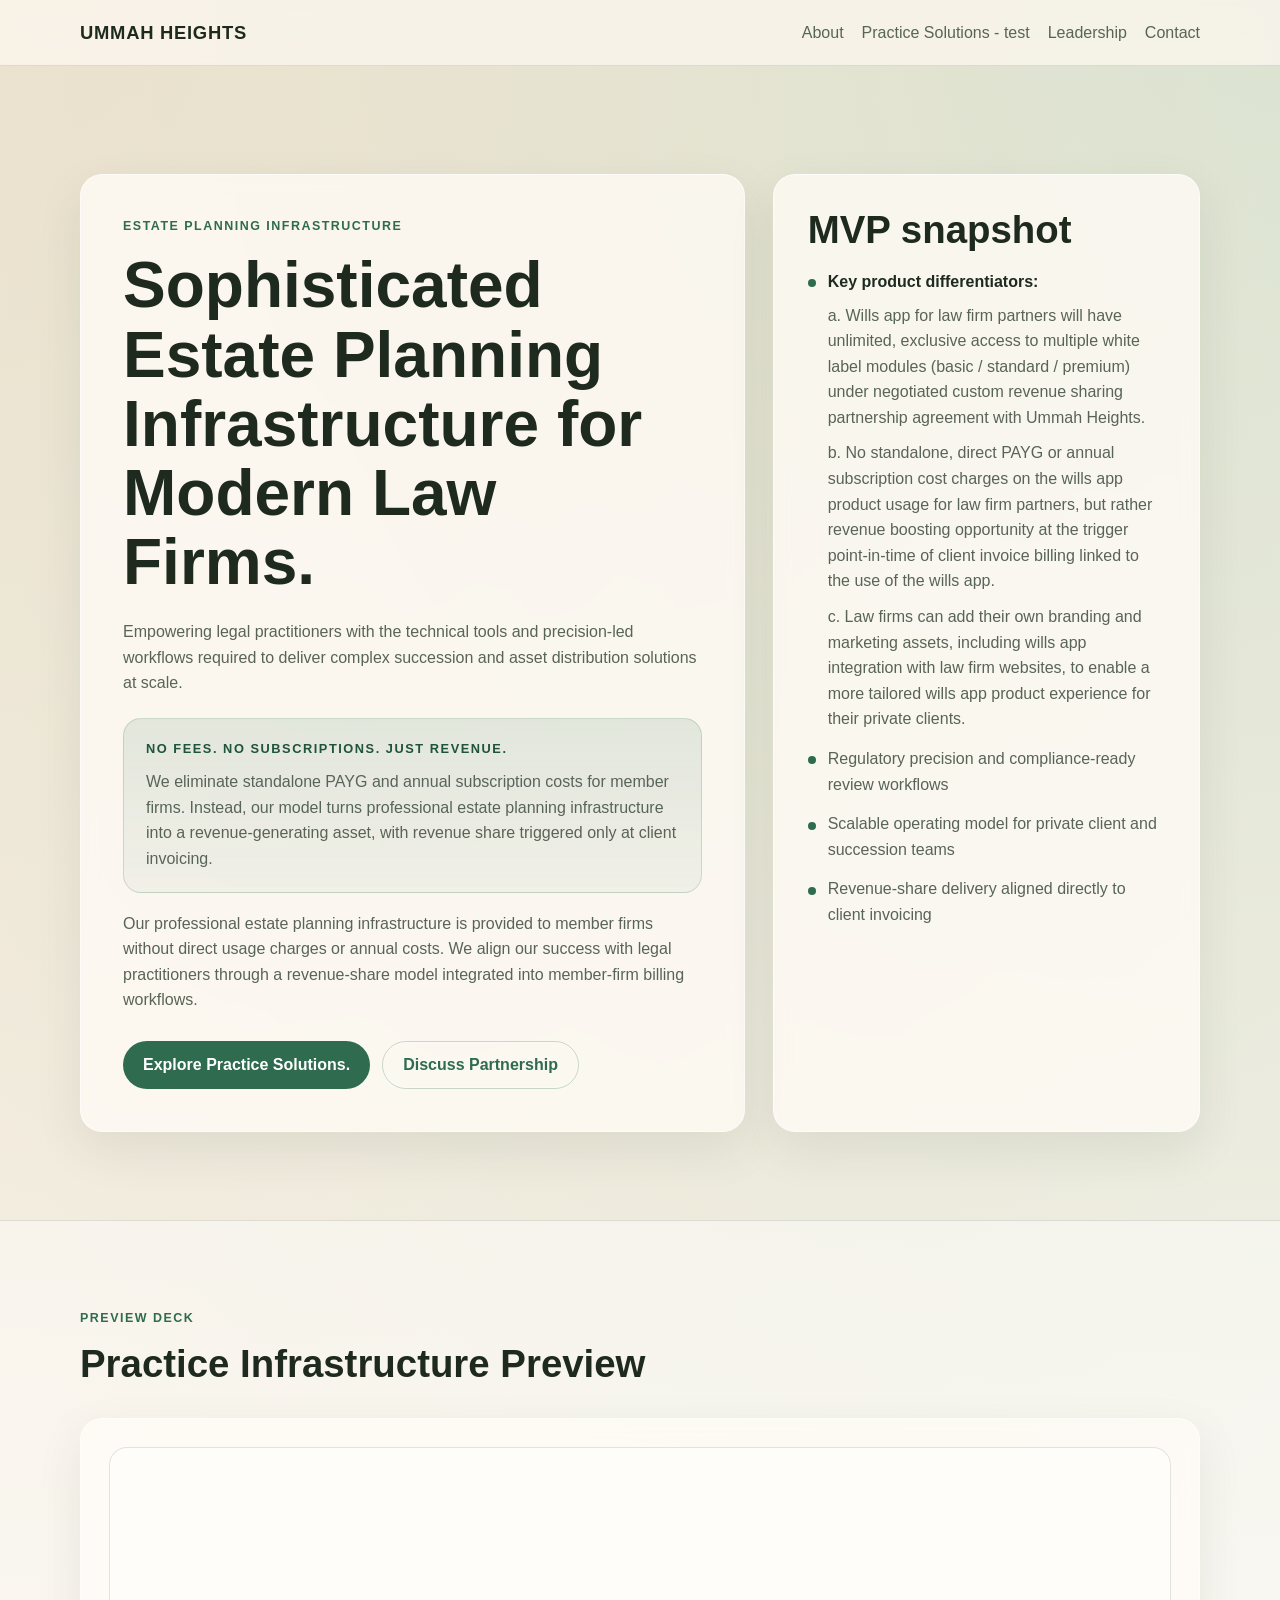
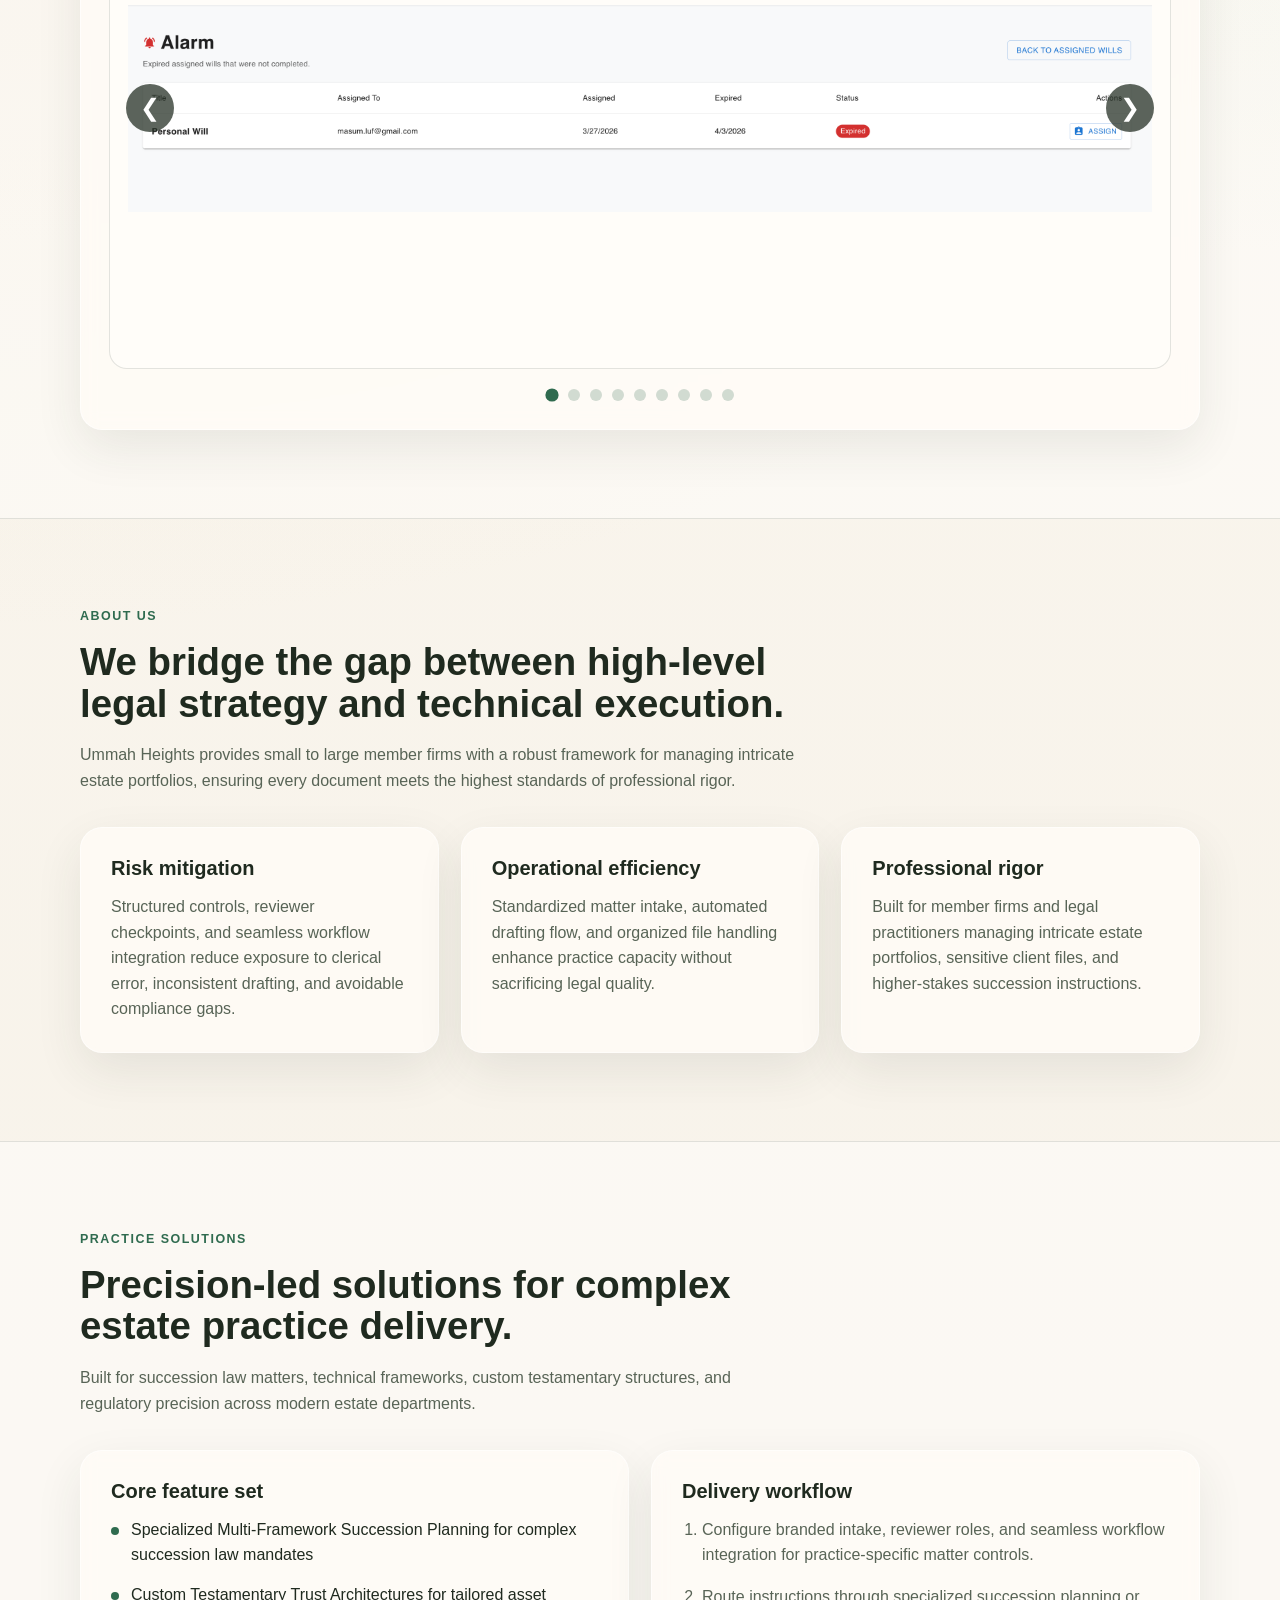
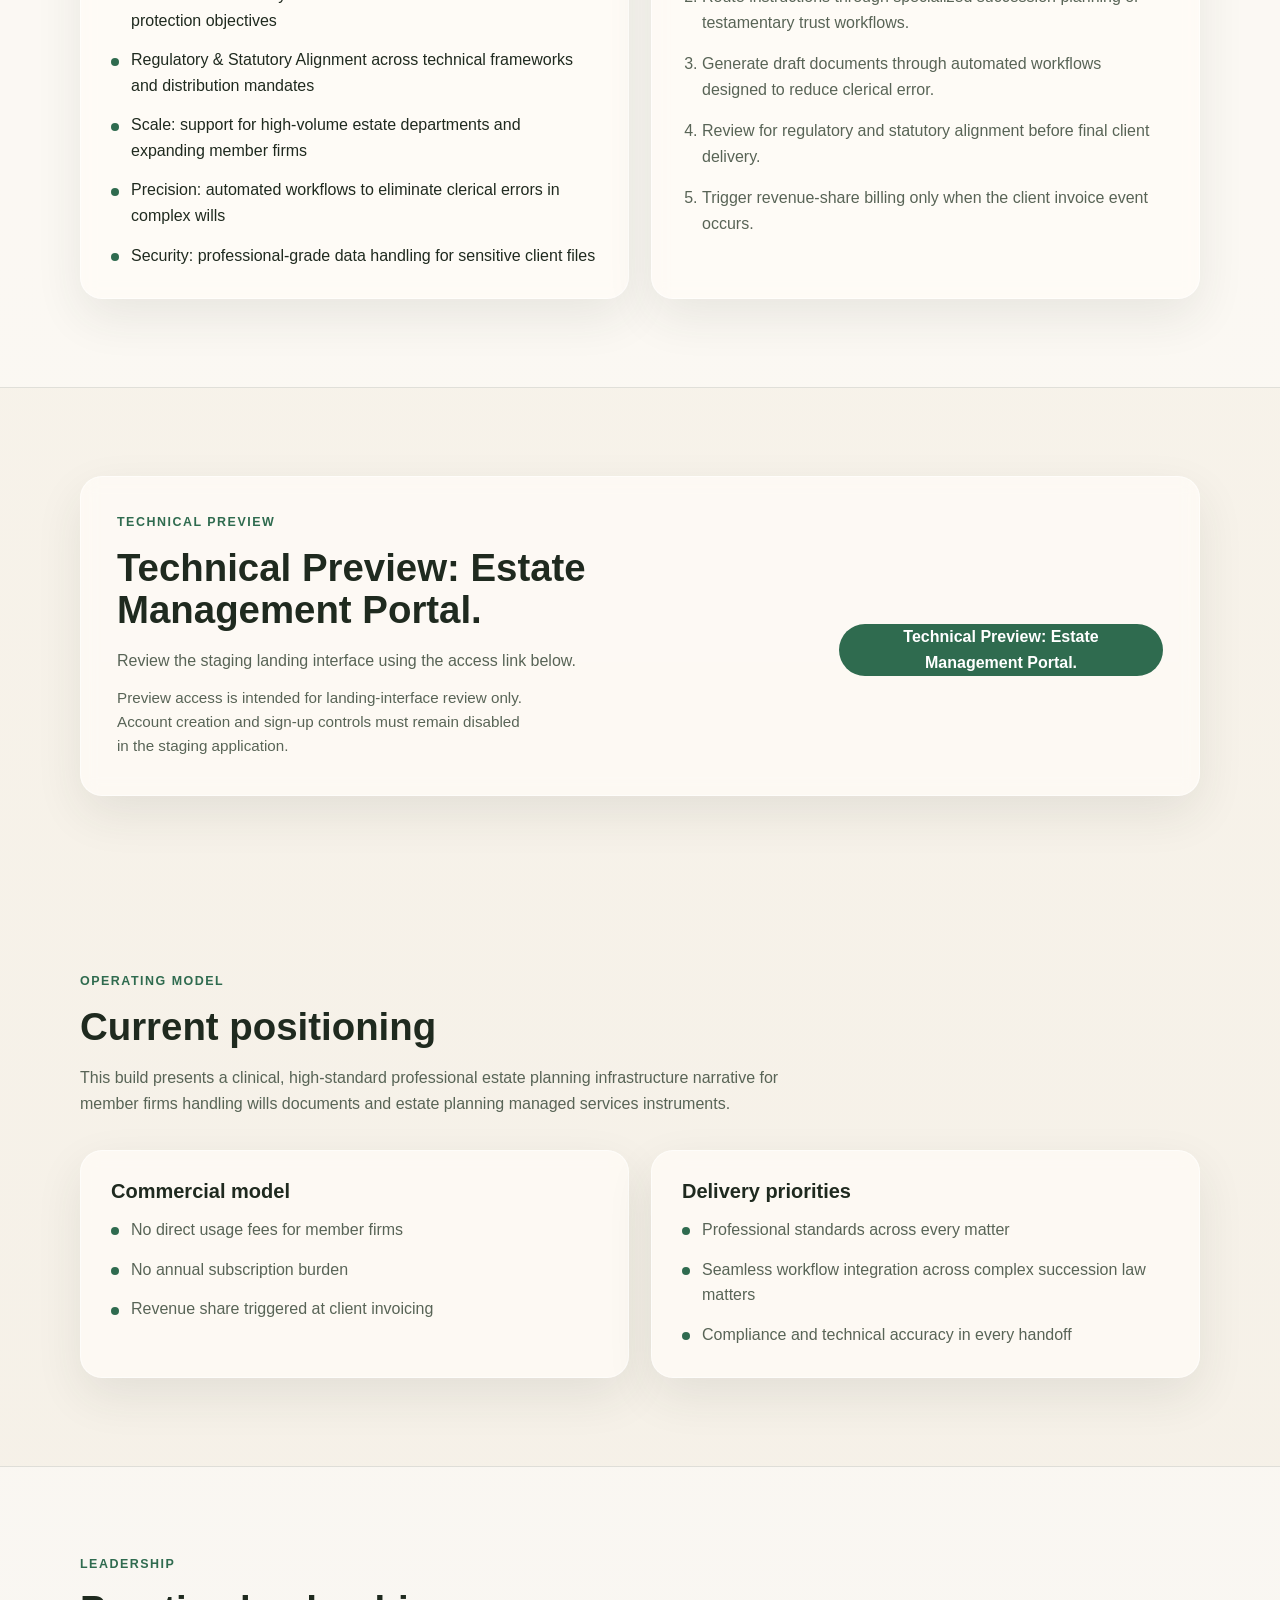
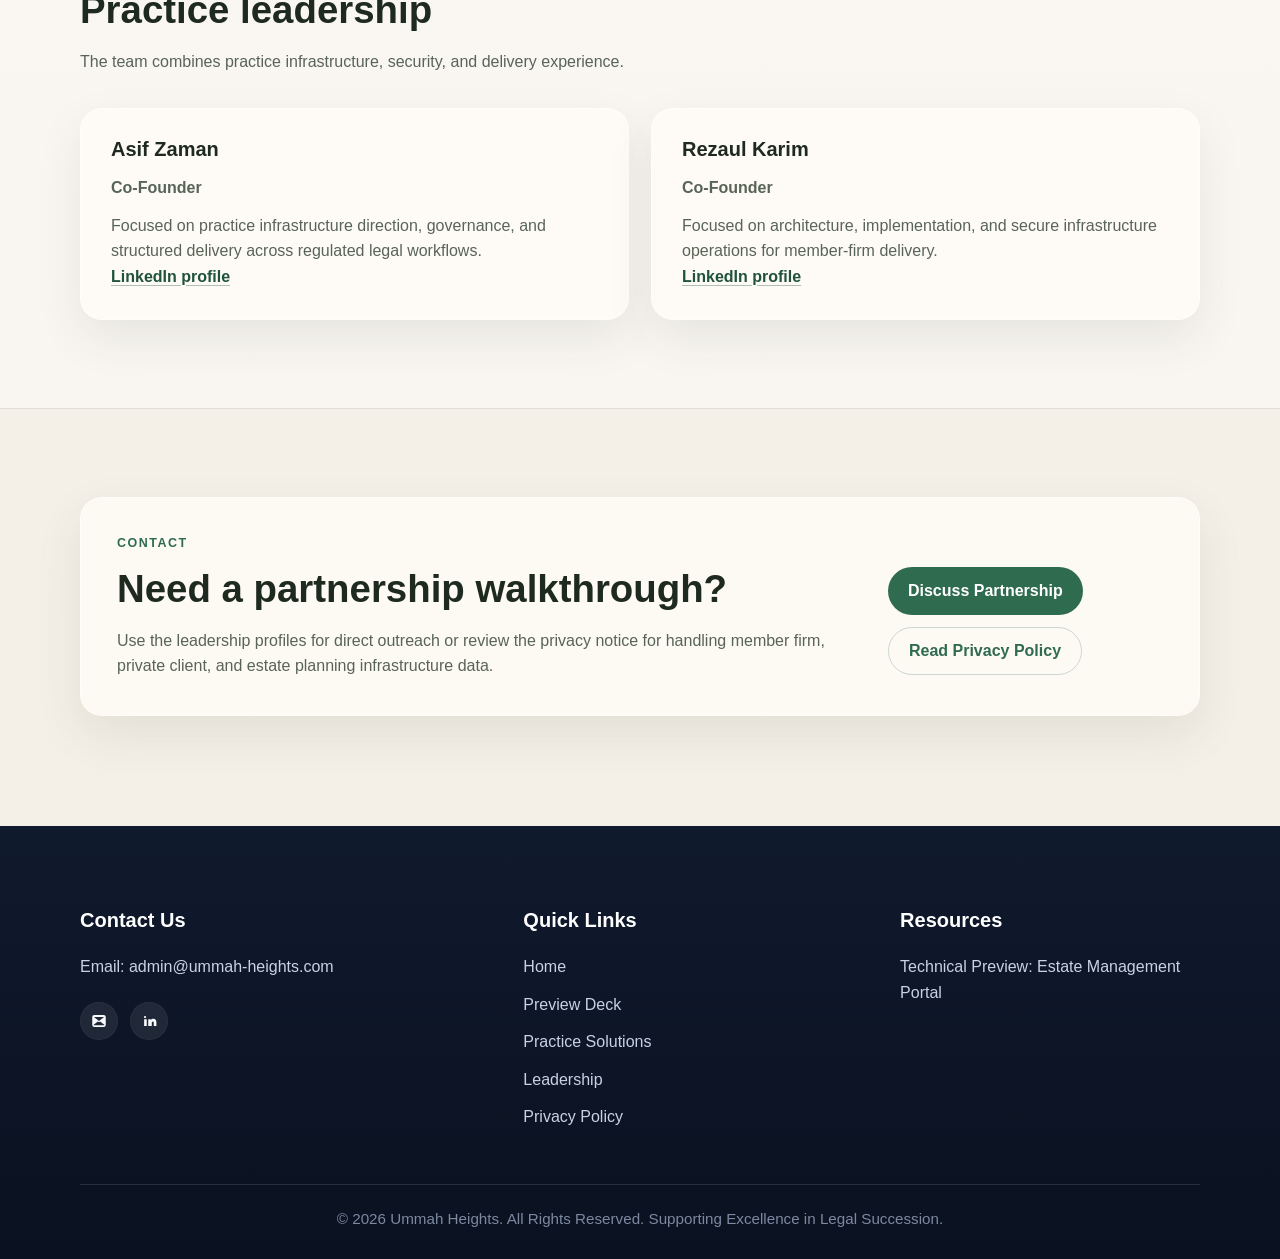
<file: index.html>
<!doctype html>
<html lang="en">

<head>
    <meta charset="UTF-8" />
    <meta name="viewport" content="width=device-width, initial-scale=1.0" />
    <title>Ummah Heights | Estate Planning Managed Services</title>
    <link rel="stylesheet" href="index.css" />
</head>

<body>
    <header class="site-header">
        <div class="container header-row">
            <a class="brand" href="index.html">Ummah Heights</a>
            <nav class="site-nav" aria-label="Primary navigation">
                <a href="#about">About</a>
                <a href="#platform">Practice Solutions - test</a>
                <a href="#team">Leadership</a>
                <a href="#contact">Contact</a>
            </nav>
        </div>
    </header>

    <main>
        <section class="hero section">
            <div class="container hero-grid">
                <div class="hero-copy" data-reveal>
                    <p class="eyebrow">Estate Planning Infrastructure</p>
                    <h1>Sophisticated Estate Planning Infrastructure for Modern Law Firms.</h1>
                    <p class="hero-text">
                        Empowering legal practitioners with the technical tools and precision-led workflows required to
                        deliver complex succession and asset distribution solutions at scale.
                    </p>
                    <div class="hero-callout">
                        <p class="hero-callout-label">No Fees. No Subscriptions. Just Revenue.</p>
                        <p class="hero-callout-text">
                            We eliminate standalone PAYG and annual subscription costs for member firms. Instead, our
                            model turns professional estate planning infrastructure into a revenue-generating asset,
                            with revenue share triggered only at client invoicing.
                        </p>
                    </div>
                    <p class="hero-text">
                        Our professional estate planning infrastructure is provided to member firms without direct usage
                        charges or annual costs. We align our success with legal practitioners through a revenue-share
                        model integrated into member-firm billing workflows.
                    </p>
                    <div class="button-row">
                        <a class="button" href="#platform">Explore Practice Solutions.</a>
                        <a class="button button-secondary" href="#contact">Discuss Partnership</a>
                    </div>
                </div>

                <aside class="hero-panel" data-reveal>
                    <h2>MVP snapshot</h2>
                    <ul class="panel-list">
                        <li class="panel-list-rich-item">
                            <span class="panel-list-rich-title">Key product differentiators:</span>
                            <span class="panel-list-rich-line">
                                a. Wills app for law firm partners will have unlimited, exclusive access to multiple
                                white label modules (basic / standard / premium) under negotiated custom revenue
                                sharing partnership agreement with Ummah Heights.
                            </span>
                            <span class="panel-list-rich-line">
                                b. No standalone, direct PAYG or annual subscription cost charges on the wills app
                                product usage for law firm partners, but rather revenue boosting opportunity at the
                                trigger point-in-time of client invoice billing linked to the use of the wills app.
                            </span>
                            <span class="panel-list-rich-line">
                                c. Law firms can add their own branding and marketing assets, including wills app
                                integration with law firm websites, to enable a more tailored wills app product
                                experience for their private clients.
                            </span>
                        </li>
                        <li>Regulatory precision and compliance-ready review workflows</li>
                        <li>Scalable operating model for private client and succession teams</li>
                        <li>Revenue-share delivery aligned directly to client invoicing</li>
                    </ul>
                </aside>
            </div>
        </section>

        <section id="platform-slideshow" class="section section-alt">
            <div class="container">
                <div class="section-heading" data-reveal>
                    <p class="eyebrow">Preview Deck</p>
                    <h2>Practice Infrastructure Preview</h2>
                </div>

                <div class="slideshow-card" data-reveal>
                    <div class="slideshow-frame">
                        <button class="slideshow-arrow slideshow-arrow-left" type="button" data-slide-action="prev"
                            aria-label="Previous slide">
                            <span aria-hidden="true">&#10094;</span>
                        </button>
                        <figure class="slideshow-slide is-active">
                            <img src="Assets/sildeshow/alarm-system.png" alt="Alarm system screen" />
                        </figure>
                        <figure class="slideshow-slide">
                            <img src="Assets/sildeshow/beneficiaries-management.png"
                                alt="Beneficiaries management screen" />
                        </figure>
                        <figure class="slideshow-slide">
                            <img src="Assets/sildeshow/document-creation-panel.png"
                                alt="Document creation panel screen" />
                        </figure>
                        <figure class="slideshow-slide">
                            <img src="Assets/sildeshow/document-library.png" alt="Document library screen" />
                        </figure>
                        <figure class="slideshow-slide">
                            <img src="Assets/sildeshow/invite-user.png" alt="Invite practitioner screen" />
                        </figure>
                        <figure class="slideshow-slide">
                            <img src="Assets/sildeshow/personal-question-request.png"
                                alt="Private client instruction request screen" />
                        </figure>
                        <figure class="slideshow-slide">
                            <img src="Assets/sildeshow/questionnaries-configuration.png"
                                alt="Questionnaires configuration screen" />
                        </figure>
                        <figure class="slideshow-slide">
                            <img src="Assets/sildeshow/up-coming-vault.png" alt="Upcoming vault screen" />
                        </figure>
                        <figure class="slideshow-slide">
                            <img src="Assets/sildeshow/user-dashboard.png" alt="Member firm dashboard screen" />
                        </figure>
                        <button class="slideshow-arrow slideshow-arrow-right" type="button" data-slide-action="next"
                            aria-label="Next slide">
                            <span aria-hidden="true">&#10095;</span>
                        </button>
                    </div>

                    <div class="slideshow-controls">
                        <div class="slideshow-dots" aria-label="Slideshow navigation"></div>
                    </div>
                </div>
            </div>
        </section>

        <section id="about" class="section">
            <div class="container">
                <div class="section-heading" data-reveal>
                    <p class="eyebrow">About Us</p>
                    <h2>We bridge the gap between high-level legal strategy and technical execution.</h2>
                    <p class="section-lead">
                        Ummah Heights provides small to large member firms with a robust framework for managing
                        intricate
                        estate portfolios, ensuring every document meets the highest standards of professional rigor.
                    </p>
                </div>

                <div class="card-grid">
                    <article class="card" data-reveal>
                        <h3>Risk mitigation</h3>
                        <p>
                            Structured controls, reviewer checkpoints, and seamless workflow integration reduce exposure
                            to clerical error, inconsistent drafting, and avoidable compliance gaps.
                        </p>
                    </article>
                    <article class="card" data-reveal>
                        <h3>Operational efficiency</h3>
                        <p>
                            Standardized matter intake, automated drafting flow, and organized file handling enhance
                            practice capacity without sacrificing legal quality.
                        </p>
                    </article>
                    <article class="card" data-reveal>
                        <h3>Professional rigor</h3>
                        <p>
                            Built for member firms and legal practitioners managing intricate estate portfolios,
                            sensitive client files, and higher-stakes succession instructions.
                        </p>
                    </article>
                </div>
            </div>
        </section>

        <section id="platform" class="section section-alt">
            <div class="container">
                <div class="section-heading" data-reveal>
                    <p class="eyebrow">Practice Solutions</p>
                    <h2>Precision-led solutions for complex estate practice delivery.</h2>
                    <p class="section-lead">
                        Built for succession law matters, technical frameworks, custom testamentary structures, and
                        regulatory precision across modern estate departments.
                    </p>
                </div>

                <div class="split-grid">
                    <article class="card card-large" data-reveal>
                        <h3>Core feature set</h3>
                        <ul class="feature-list">
                            <li>Specialized Multi-Framework Succession Planning for complex succession law mandates</li>
                            <li>Custom Testamentary Trust Architectures for tailored asset protection objectives</li>
                            <li>Regulatory &amp; Statutory Alignment across technical frameworks and distribution
                                mandates</li>
                            <li>Scale: support for high-volume estate departments and expanding member firms</li>
                            <li>Precision: automated workflows to eliminate clerical errors in complex wills</li>
                            <li>Security: professional-grade data handling for sensitive client files</li>
                        </ul>
                    </article>

                    <article class="card card-large" data-reveal>
                        <h3>Delivery workflow</h3>
                        <ol class="number-list">
                            <li>Configure branded intake, reviewer roles, and seamless workflow integration for
                                practice-specific matter controls.</li>
                            <li>Route instructions through specialized succession planning or testamentary trust
                                workflows.</li>
                            <li>Generate draft documents through automated workflows designed to reduce clerical error.
                            </li>
                            <li>Review for regulatory and statutory alignment before final client delivery.</li>
                            <li>Trigger revenue-share billing only when the client invoice event occurs.</li>
                        </ol>
                    </article>
                </div>
            </div>
        </section>

        <section id="demo-access" class="section">
            <div class="container">
                <div class="contact-panel" data-reveal>
                    <div>
                        <p class="eyebrow">Technical Preview</p>
                        <h2>Technical Preview: Estate Management Portal.</h2>
                        <p class="section-lead">
                            Review the staging landing interface using the access link below.
                        </p>
                        <p class="preview-note">
                            Preview access is intended for landing-interface review only. Account creation and sign-up
                            controls must remain disabled in the staging application.
                        </p>
                    </div>
                    <div class="button-row">
                        <!-- External staging application: account creation and sign-up must be disabled in the staging app codebase. -->
                        <a class="button" href="https://app-staging.ummah-heights.com/" target="_blank"
                            rel="noreferrer">Technical Preview: Estate Management Portal.</a>
                    </div>
                </div>
            </div>
        </section>

        <section class="section">
            <div class="container">
                <div class="section-heading" data-reveal>
                    <p class="eyebrow">Operating model</p>
                    <h2>Current positioning</h2>
                    <p class="section-lead">
                        This build presents a clinical, high-standard professional estate planning infrastructure
                        narrative for member firms handling wills documents and estate planning managed services
                        instruments.
                    </p>
                </div>

                <div class="proof-grid">
                    <article class="card" data-reveal>
                        <h3>Commercial model</h3>
                        <ul class="panel-list">
                            <li>No direct usage fees for member firms</li>
                            <li>No annual subscription burden</li>
                            <li>Revenue share triggered at client invoicing</li>
                        </ul>
                    </article>
                    <article class="card" data-reveal>
                        <h3>Delivery priorities</h3>
                        <ul class="panel-list">
                            <li>Professional standards across every matter</li>
                            <li>Seamless workflow integration across complex succession law matters</li>
                            <li>Compliance and technical accuracy in every handoff</li>
                        </ul>
                    </article>
                </div>
            </div>
        </section>

        <section id="team" class="section section-alt">
            <div class="container">
                <div class="section-heading" data-reveal>
                    <p class="eyebrow">Leadership</p>
                    <h2>Practice leadership</h2>
                    <p class="section-lead">
                        The team combines practice infrastructure, security, and delivery experience.
                    </p>
                </div>

                <div class="team-grid">
                    <article class="person-card" data-reveal>
                        <h3>Asif Zaman</h3>
                        <p class="role">Co-Founder</p>
                        <p>
                            Focused on practice infrastructure direction, governance, and structured delivery across
                            regulated legal workflows.
                        </p>
                        <a class="text-link" href="https://www.linkedin.com/in/asif-zaman-864b8b76/" target="_blank"
                            rel="noreferrer">LinkedIn profile</a>
                    </article>
                    <article class="person-card" data-reveal>
                        <h3>Rezaul Karim</h3>
                        <p class="role">Co-Founder</p>
                        <p>
                            Focused on architecture, implementation, and secure infrastructure operations for
                            member-firm
                            delivery.
                        </p>
                        <a class="text-link" href="https://www.linkedin.com/in/rezaul-karim-masum/" target="_blank"
                            rel="noreferrer">LinkedIn profile</a>
                    </article>
                </div>
            </div>
        </section>

        <section id="contact" class="section contact-section">
            <div class="container contact-panel" data-reveal>
                <div>
                    <p class="eyebrow">Contact</p>
                    <h2>Need a partnership walkthrough?</h2>
                    <p class="section-lead">
                        Use the leadership profiles for direct outreach or review the privacy notice for handling member
                        firm, private client, and estate planning infrastructure data.
                    </p>
                </div>
                <div class="button-row">
                    <a class="button" href="mailto:admin@ummah-heights.com">Discuss Partnership</a>
                    <a class="button button-secondary" href="privacy-policy.html">Read Privacy Policy</a>
                </div>
            </div>
        </section>
    </main>

    <footer class="site-footer">
        <div class="container footer-grid">
            <section class="footer-column footer-column-contact" aria-labelledby="footer-contact-title">
                <p class="footer-heading" id="footer-contact-title">Contact Us</p>
                <a class="footer-email" href="mailto:admin@ummah-heights.com">Email: admin@ummah-heights.com</a>
                <div class="footer-social" aria-label="Social channels">
                    <a class="social-badge" href="mailto:admin@ummah-heights.com" aria-label="Email Ummah Heights">
                        <svg viewBox="0 0 24 24" focusable="false">
                            <path
                                d="M3 6.75A2.75 2.75 0 0 1 5.75 4h12.5A2.75 2.75 0 0 1 21 6.75v10.5A2.75 2.75 0 0 1 18.25 20H5.75A2.75 2.75 0 0 1 3 17.25V6.75Zm2.2-.25 6.8 5.42 6.8-5.42H5.2Zm13.3 11a1.25 1.25 0 0 0 .84-.32l-5.78-4.6-1.1.87a.75.75 0 0 1-.93 0l-1.1-.87-5.78 4.6c.22.2.51.32.84.32h12.01Z" />
                        </svg>
                    </a>
                    <a class="social-badge" data-linkedin-company-link
                        href="https://www.linkedin.com/company/ummah-heights" target="_blank" rel="noreferrer"
                        aria-label="LinkedIn">
                        <svg viewBox="0 0 24 24" focusable="false">
                            <path
                                d="M6.75 8.25A1.5 1.5 0 1 1 8.25 6.75a1.5 1.5 0 0 1-1.5 1.5ZM5.5 9.5H9v9H5.5v-9Zm5.5 0h3.34v1.23h.05c.47-.88 1.6-1.8 3.3-1.8 3.53 0 4.18 2.32 4.18 5.34v4.23h-3.5v-3.75c0-.89-.02-2.03-1.24-2.03-1.24 0-1.43.97-1.43 1.96v3.82H11v-9Z" />
                        </svg>
                    </a>
                </div>
            </section>
            <nav class="footer-column" aria-labelledby="footer-links-title">
                <p class="footer-heading" id="footer-links-title">Quick Links</p>
                <div class="footer-list">
                    <a href="index.html">Home</a>
                    <a href="index.html#platform-slideshow">Preview Deck</a>
                    <a href="index.html#platform">Practice Solutions</a>
                    <a href="index.html#team">Leadership</a>
                    <a href="privacy-policy.html">Privacy Policy</a>
                </div>
            </nav>
            <nav class="footer-column" aria-labelledby="footer-resources-title">
                <p class="footer-heading" id="footer-resources-title">Resources</p>
                <div class="footer-list">
                    <a href="https://app-staging.ummah-heights.com/" target="_blank" rel="noreferrer">Technical Preview:
                        Estate Management Portal</a>
                </div>
            </nav>
        </div>
        <div class="container footer-bottom">
            <p>&copy; 2026 Ummah Heights. All Rights Reserved. Supporting Excellence in Legal Succession.</p>
        </div>
    </footer>

    <script src="index.js"></script>
</body>

</html>
</file>
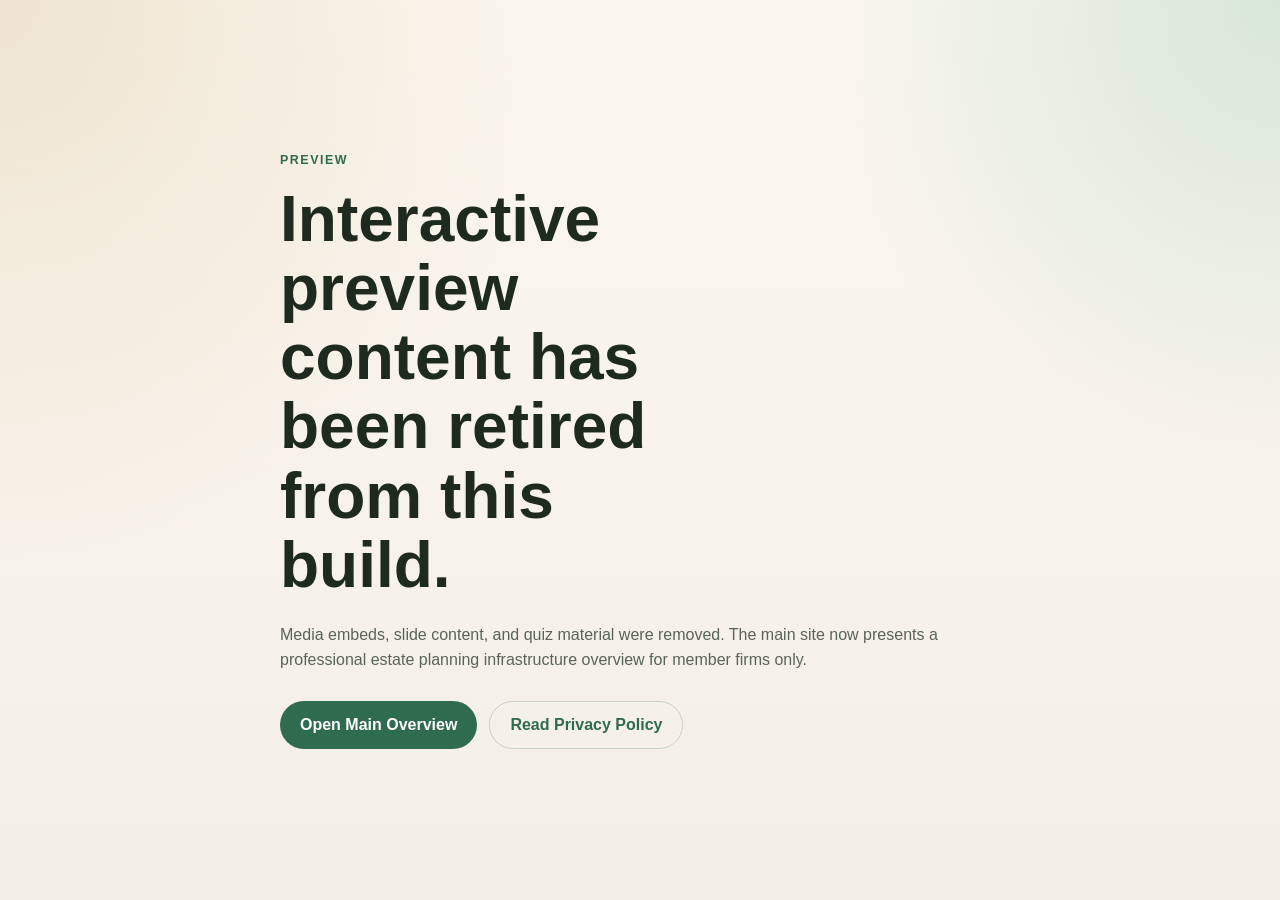
<file: demo.html>
<!doctype html>
<html lang="en">

<head>
    <meta charset="UTF-8" />
    <meta name="viewport" content="width=device-width, initial-scale=1.0" />
    <title>Ummah Heights Demo</title>
    <link rel="stylesheet" href="index.css" />
</head>

<body>
    <main class="simple-page">
        <section class="section">
            <div class="container narrow-column" data-reveal>
                <p class="eyebrow">Preview</p>
                <h1>Interactive preview content has been retired from this build.</h1>
                <p class="section-lead">
                    Media embeds, slide content, and quiz material were removed. The main site now presents a
                    professional estate planning infrastructure overview for member firms only.
                </p>
                <div class="button-row">
                    <a class="button" href="index.html">Open Main Overview</a>
                    <a class="button button-secondary" href="privacy-policy.html">Read Privacy Policy</a>
                </div>
            </div>
        </section>
    </main>

    <script src="index.js"></script>
</body>

</html>
</file>
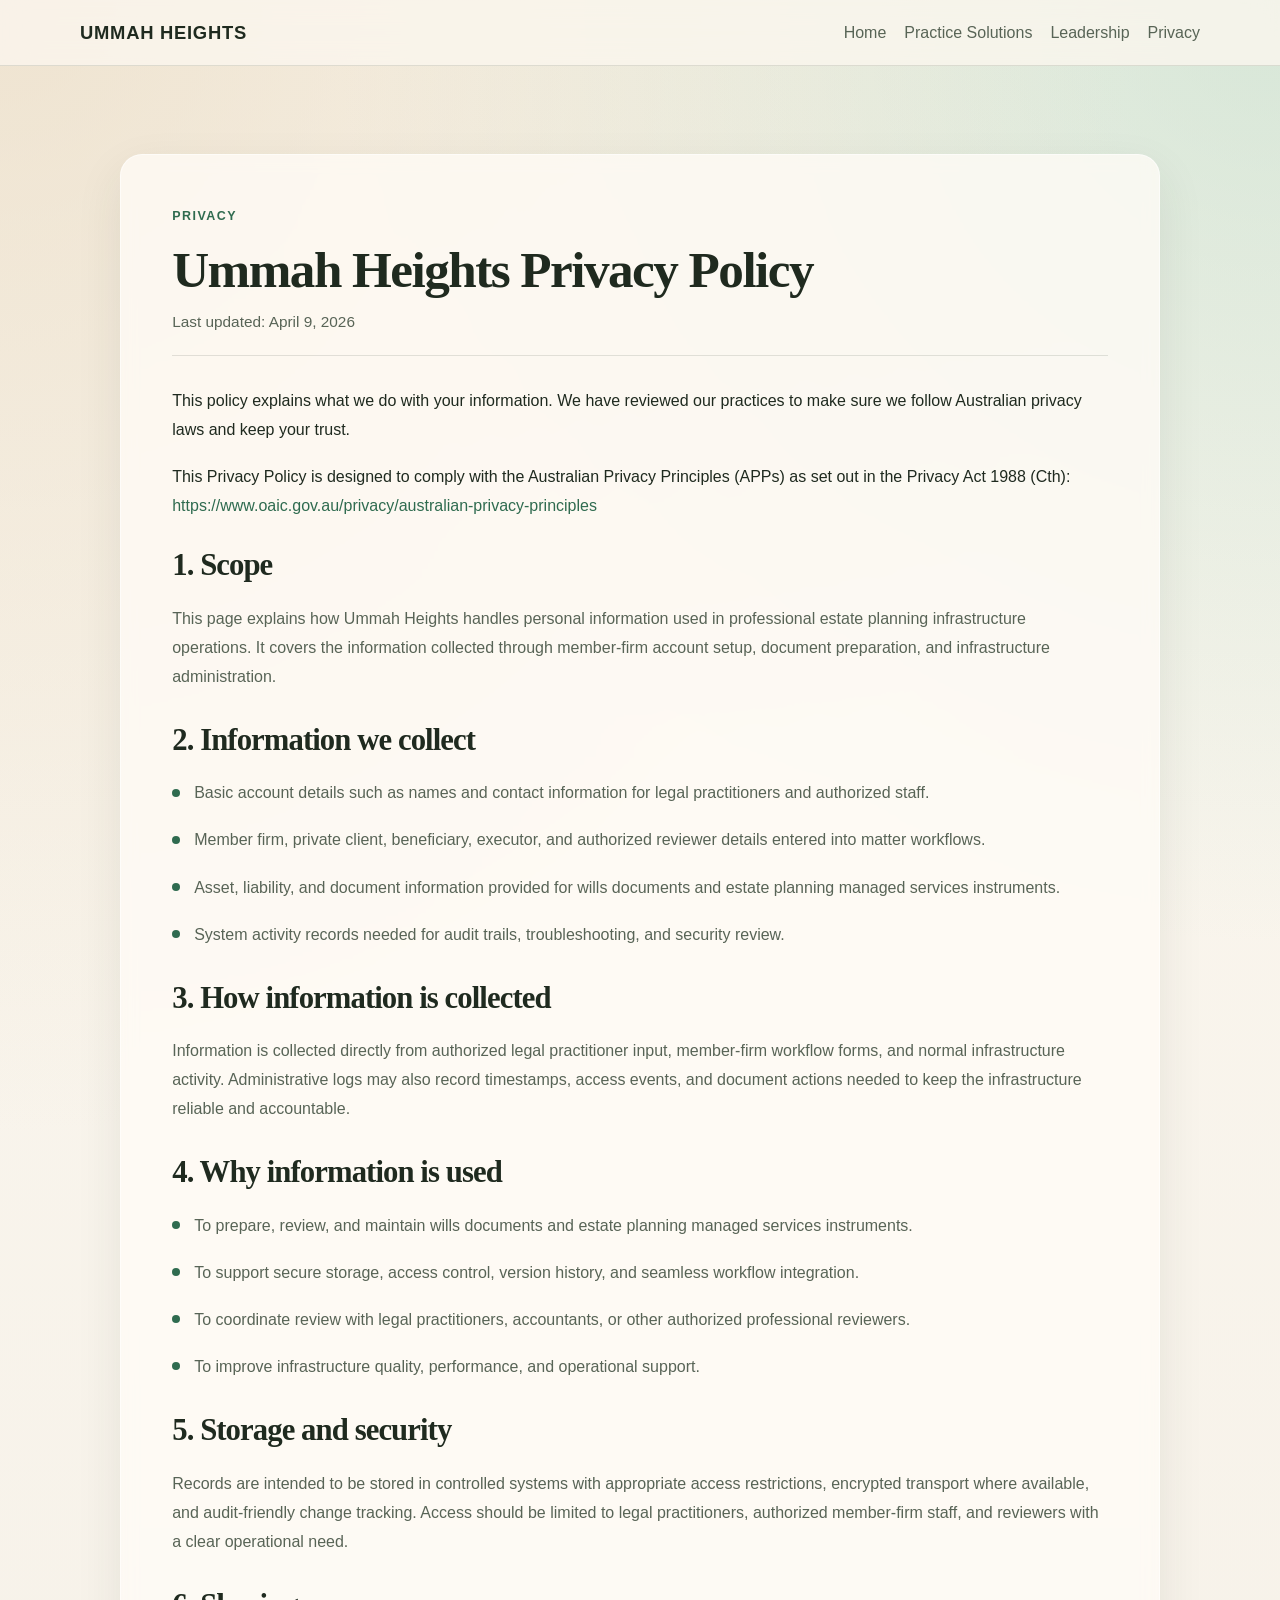
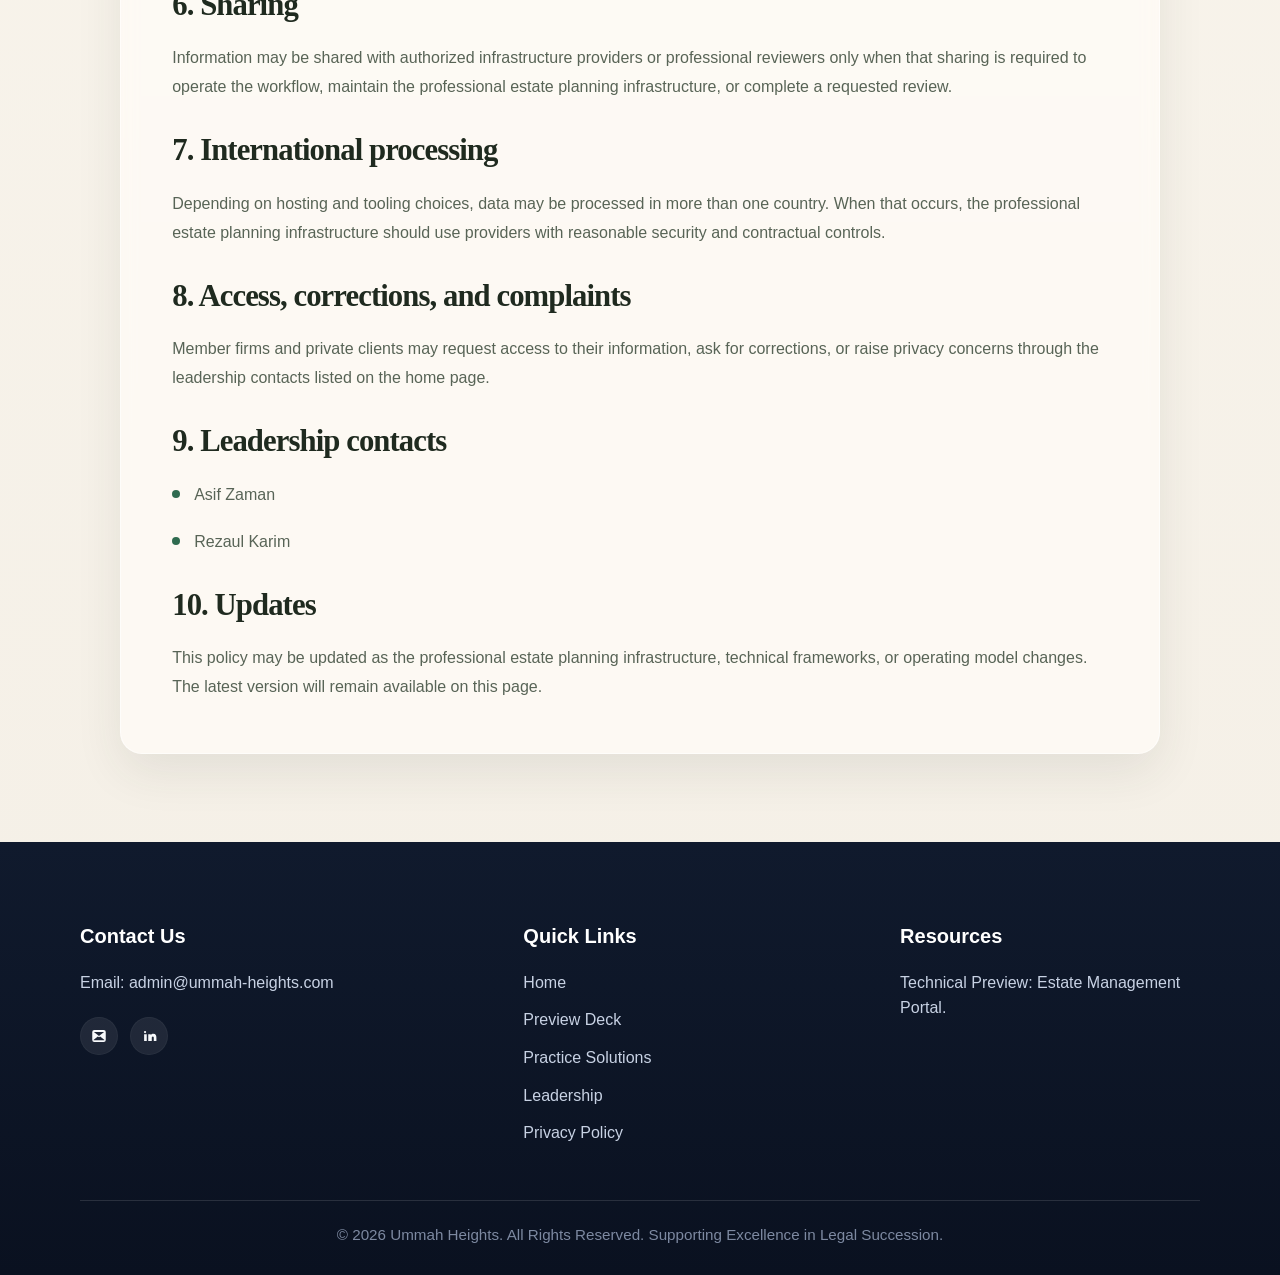
<file: privacy-policy.html>
<!doctype html>
<html lang="en">

<head>
    <meta charset="UTF-8" />
    <meta name="viewport" content="width=device-width, initial-scale=1.0" />
    <title>Ummah Heights Privacy Policy</title>
    <link rel="stylesheet" href="index.css" />
</head>

<body>
    <header class="site-header">
        <div class="container header-row">
            <a class="brand" href="index.html">Ummah Heights</a>
            <nav class="site-nav" aria-label="Primary navigation">
                <a href="index.html">Home</a>
                <a href="index.html#platform">Practice Solutions</a>
                <a href="index.html#team">Leadership</a>
                <a href="privacy-policy.html">Privacy</a>
            </nav>
        </div>
    </header>

    <main class="section">
        <div class="container policy-layout" data-reveal>
            <p class="eyebrow">Privacy</p>
            <h1>Ummah Heights Privacy Policy</h1>
            <p class="policy-updated">Last updated: April 9, 2026</p>

            <p class="policy-intro">
                This policy explains what we do with your information. We have reviewed our practices to make sure we
                follow Australian privacy laws and keep your trust.
            </p>
            <p class="policy-intro">
                This Privacy Policy is designed to comply with the Australian Privacy Principles (APPs) as set out in
                the Privacy Act 1988 (Cth):
                <a class="text-link" href="https://www.oaic.gov.au/privacy/australian-privacy-principles" target="_blank"
                    rel="noreferrer">https://www.oaic.gov.au/privacy/australian-privacy-principles</a>
            </p>

            <section class="policy-section">
                <h2>1. Scope</h2>
                <p>
                    This page explains how Ummah Heights handles personal information used in professional estate
                    planning infrastructure operations. It covers the information collected through member-firm account
                    setup, document preparation, and infrastructure administration.
                </p>
            </section>

            <section class="policy-section">
                <h2>2. Information we collect</h2>
                <ul class="policy-list">
                    <li>Basic account details such as names and contact information for legal practitioners and authorized staff.</li>
                    <li>Member firm, private client, beneficiary, executor, and authorized reviewer details entered into matter workflows.</li>
                    <li>Asset, liability, and document information provided for wills documents and estate planning managed services instruments.</li>
                    <li>System activity records needed for audit trails, troubleshooting, and security review.</li>
                </ul>
            </section>

            <section class="policy-section">
                <h2>3. How information is collected</h2>
                <p>
                    Information is collected directly from authorized legal practitioner input, member-firm workflow
                    forms, and normal infrastructure activity. Administrative logs may also record timestamps, access
                    events, and document actions needed to keep the infrastructure reliable and accountable.
                </p>
            </section>

            <section class="policy-section">
                <h2>4. Why information is used</h2>
                <ul class="policy-list">
                    <li>To prepare, review, and maintain wills documents and estate planning managed services instruments.</li>
                    <li>To support secure storage, access control, version history, and seamless workflow integration.</li>
                    <li>To coordinate review with legal practitioners, accountants, or other authorized professional reviewers.</li>
                    <li>To improve infrastructure quality, performance, and operational support.</li>
                </ul>
            </section>

            <section class="policy-section">
                <h2>5. Storage and security</h2>
                <p>
                    Records are intended to be stored in controlled systems with appropriate access restrictions,
                    encrypted transport where available, and audit-friendly change tracking. Access should be limited to
                    legal practitioners, authorized member-firm staff, and reviewers with a clear operational need.
                </p>
            </section>

            <section class="policy-section">
                <h2>6. Sharing</h2>
                <p>
                    Information may be shared with authorized infrastructure providers or professional reviewers only
                    when that sharing is required to operate the workflow, maintain the professional estate planning
                    infrastructure, or complete a requested review.
                </p>
            </section>

            <section class="policy-section">
                <h2>7. International processing</h2>
                <p>
                    Depending on hosting and tooling choices, data may be processed in more than one country. When that
                    occurs, the professional estate planning infrastructure should use providers with reasonable
                    security and contractual controls.
                </p>
            </section>

            <section class="policy-section">
                <h2>8. Access, corrections, and complaints</h2>
                <p>
                    Member firms and private clients may request access to their information, ask for corrections, or
                    raise privacy concerns through the leadership contacts listed on the home page.
                </p>
            </section>

            <section class="policy-section">
                <h2>9. Leadership contacts</h2>
                <ul class="policy-list">
                    <li><a class="text-link" href="https://www.linkedin.com/in/asif-zaman-864b8b76/" target="_blank"
                            rel="noreferrer">Asif Zaman</a></li>
                    <li><a class="text-link" href="https://www.linkedin.com/in/rezaul-karim-masum/" target="_blank"
                            rel="noreferrer">Rezaul Karim</a></li>
                </ul>
            </section>

            <section class="policy-section">
                <h2>10. Updates</h2>
                <p>
                    This policy may be updated as the professional estate planning infrastructure, technical
                    frameworks, or operating model changes. The latest version will remain available on this page.
                </p>
            </section>
        </div>
    </main>

    <footer class="site-footer">
        <div class="container footer-grid">
            <section class="footer-column footer-column-contact" aria-labelledby="footer-contact-title">
                <p class="footer-heading" id="footer-contact-title">Contact Us</p>
                <a class="footer-email" href="mailto:admin@ummah-heights.com">Email: admin@ummah-heights.com</a>
                <div class="footer-social" aria-label="Social channels">
                    <a class="social-badge" href="mailto:admin@ummah-heights.com" aria-label="Email Ummah Heights">
                        <svg viewBox="0 0 24 24" focusable="false">
                            <path
                                d="M3 6.75A2.75 2.75 0 0 1 5.75 4h12.5A2.75 2.75 0 0 1 21 6.75v10.5A2.75 2.75 0 0 1 18.25 20H5.75A2.75 2.75 0 0 1 3 17.25V6.75Zm2.2-.25 6.8 5.42 6.8-5.42H5.2Zm13.3 11a1.25 1.25 0 0 0 .84-.32l-5.78-4.6-1.1.87a.75.75 0 0 1-.93 0l-1.1-.87-5.78 4.6c.22.2.51.32.84.32h12.01Z" />
                        </svg>
                    </a>
                    <a class="social-badge" data-linkedin-company-link href="https://www.linkedin.com/company/ummah-heights"
                        target="_blank" rel="noreferrer" aria-label="LinkedIn">
                        <svg viewBox="0 0 24 24" focusable="false">
                            <path
                                d="M6.75 8.25A1.5 1.5 0 1 1 8.25 6.75a1.5 1.5 0 0 1-1.5 1.5ZM5.5 9.5H9v9H5.5v-9Zm5.5 0h3.34v1.23h.05c.47-.88 1.6-1.8 3.3-1.8 3.53 0 4.18 2.32 4.18 5.34v4.23h-3.5v-3.75c0-.89-.02-2.03-1.24-2.03-1.24 0-1.43.97-1.43 1.96v3.82H11v-9Z" />
                        </svg>
                    </a>
                </div>
            </section>
            <nav class="footer-column" aria-labelledby="footer-links-title">
                <p class="footer-heading" id="footer-links-title">Quick Links</p>
                <div class="footer-list">
                    <a href="index.html">Home</a>
                    <a href="index.html#platform-slideshow">Preview Deck</a>
                    <a href="index.html#platform">Practice Solutions</a>
                    <a href="index.html#team">Leadership</a>
                    <a href="privacy-policy.html">Privacy Policy</a>
                </div>
            </nav>
            <nav class="footer-column" aria-labelledby="footer-resources-title">
                <p class="footer-heading" id="footer-resources-title">Resources</p>
                <div class="footer-list">
                    <a href="https://app-staging.ummah-heights.com/" target="_blank" rel="noreferrer">Technical Preview: Estate Management Portal.</a>
                </div>
            </nav>
        </div>
        <div class="container footer-bottom">
            <p>&copy; 2026 Ummah Heights. All Rights Reserved. Supporting Excellence in Legal Succession.</p>
        </div>
    </footer>
    <script src="index.js"></script>
</body>

</html>
</file>
<file: index.css>
:root {
    --bg: #f4efe6;
    --bg-alt: #fffaf2;
    --surface: rgba(255, 252, 246, 0.78);
    --surface-strong: #fffdf9;
    --text: #1f2a1f;
    --muted: #586456;
    --line: rgba(31, 42, 31, 0.12);
    --accent: #2f6b4f;
    --accent-strong: #1f533b;
    --accent-soft: rgba(47, 107, 79, 0.1);
    --shadow: 0 18px 48px rgba(44, 51, 44, 0.09);
    --radius: 22px;
}

* {
    box-sizing: border-box;
    margin: 0;
    padding: 0;
}

html {
    scroll-behavior: smooth;
    width: 100%;
    overflow-x: hidden;
}

body {
    min-height: 100vh;
    width: 100%;
    overflow-x: hidden;
    font-family: "Manrope", "Segoe UI", sans-serif;
    color: var(--text);
    background:
        radial-gradient(circle at top left, rgba(232, 217, 192, 0.65), transparent 36%),
        radial-gradient(circle at top right, rgba(179, 214, 192, 0.5), transparent 30%),
        linear-gradient(180deg, #fbf7ef 0%, #f4efe6 100%);
    line-height: 1.6;
}

a {
    color: inherit;
    text-decoration: none;
    overflow-wrap: anywhere;
}

img,
iframe {
    display: block;
    max-width: 100%;
    height: auto;
}

.container {
    width: min(1120px, calc(100% - 40px));
    margin: 0 auto;
}

.section {
    padding: 88px 0;
}

.section-alt {
    background: rgba(255, 255, 255, 0.4);
    border-top: 1px solid var(--line);
    border-bottom: 1px solid var(--line);
}

.site-header {
    position: sticky;
    top: 0;
    z-index: 20;
    backdrop-filter: blur(14px);
    background: rgba(251, 247, 239, 0.78);
    border-bottom: 1px solid var(--line);
}

.header-row {
    display: flex;
    align-items: center;
    justify-content: space-between;
    gap: 24px;
    padding: 18px 0;
}

.brand {
    font-size: 1.15rem;
    font-weight: 800;
    letter-spacing: 0.04em;
    text-transform: uppercase;
}

.site-nav {
    display: flex;
    align-items: center;
    gap: 18px;
    flex-wrap: wrap;
}

.site-nav a,
.text-link {
    color: var(--muted);
    transition: color 0.2s ease;
}

.site-nav a:hover,
.text-link:hover {
    color: var(--accent);
}

.hero {
    padding-top: 108px;
}

.hero-grid {
    display: grid;
    grid-template-columns: minmax(0, 1.4fr) minmax(280px, 0.9fr);
    gap: 28px;
    align-items: stretch;
}

.eyebrow {
    color: var(--accent);
    font-weight: 800;
    letter-spacing: 0.12em;
    text-transform: uppercase;
    font-size: 0.78rem;
    margin-bottom: 14px;
}

h1,
h2,
h3 {
    line-height: 1.08;
}

h1 {
    font-size: clamp(2.5rem, 5vw, 4.8rem);
    max-width: 12ch;
    margin-bottom: 22px;
}

h2 {
    font-size: clamp(1.9rem, 3vw, 3rem);
    margin-bottom: 18px;
}

h3 {
    font-size: 1.25rem;
    margin-bottom: 14px;
}

.hero-text,
.section-lead,
.preview-note,
.footer-note,
.card p,
.person-card p,
.policy-section p,
.policy-list li,
.panel-list li,
.number-list li {
    color: var(--muted);
}

.hero-copy,
.hero-panel,
.card,
.person-card,
.contact-panel,
.policy-layout {
    min-width: 0;
    background: var(--surface);
    border: 1px solid rgba(255, 255, 255, 0.55);
    border-radius: var(--radius);
    box-shadow: var(--shadow);
    backdrop-filter: blur(8px);
}

.hero-copy {
    padding: 42px;
}

.hero-copy h1 {
    max-width: 15ch;
}

.hero-copy .hero-text + .hero-text {
    margin-top: 18px;
}

.hero-callout + .hero-text {
    margin-top: 18px;
}

.hero-callout {
    margin-top: 22px;
    padding: 20px 22px;
    border-radius: 18px;
    border: 1px solid rgba(47, 107, 79, 0.18);
    background: linear-gradient(180deg, rgba(47, 107, 79, 0.12) 0%, rgba(47, 107, 79, 0.05) 100%);
}

.hero-callout-label {
    color: var(--accent-strong);
    font-size: 0.8rem;
    font-weight: 800;
    letter-spacing: 0.12em;
    text-transform: uppercase;
}

.hero-callout-text {
    margin-top: 10px;
    color: var(--muted);
}

.hero-panel {
    padding: 34px;
    align-self: stretch;
}

.slideshow-card {
    background: var(--surface);
    border: 1px solid rgba(255, 255, 255, 0.55);
    border-radius: var(--radius);
    box-shadow: var(--shadow);
    backdrop-filter: blur(8px);
    padding: 28px;
}

.slideshow-frame {
    position: relative;
    min-height: 520px;
    border-radius: calc(var(--radius) - 4px);
    border: 1px solid var(--line);
    background: var(--surface-strong);
    overflow: hidden;
}

.slideshow-slide {
    display: none;
    width: 100%;
    height: 100%;
    min-height: 520px;
    padding: 18px;
    align-items: center;
    justify-content: center;
}

.slideshow-slide.is-active {
    display: flex;
}

.slideshow-slide img {
    width: 100%;
    height: 100%;
    max-height: 484px;
    object-fit: contain;
}

.slideshow-arrow {
    position: absolute;
    top: 50%;
    transform: translateY(-50%);
    z-index: 2;
    width: 48px;
    height: 48px;
    border: none;
    border-radius: 50%;
    background: rgba(31, 42, 31, 0.72);
    color: #fff;
    display: inline-flex;
    align-items: center;
    justify-content: center;
    cursor: pointer;
    transition: background 0.2s ease, transform 0.2s ease;
}

.slideshow-arrow:hover {
    background: rgba(31, 83, 59, 0.9);
}

.slideshow-arrow:focus-visible {
    outline: 2px solid var(--accent);
    outline-offset: 3px;
}

.slideshow-arrow span {
    font-size: 1.5rem;
    line-height: 1;
}

.slideshow-arrow-left {
    left: 16px;
}

.slideshow-arrow-right {
    right: 16px;
}

.slideshow-controls {
    display: flex;
    align-items: center;
    justify-content: center;
    gap: 18px;
    margin-top: 20px;
}

.slideshow-dots {
    display: flex;
    flex-wrap: wrap;
    justify-content: center;
    gap: 10px;
}

.slideshow-dot {
    width: 12px;
    height: 12px;
    border: 0;
    border-radius: 50%;
    background: rgba(47, 107, 79, 0.22);
    cursor: pointer;
    transition: transform 0.2s ease, background 0.2s ease;
}

.slideshow-dot.is-active {
    background: var(--accent);
    transform: scale(1.1);
}

.panel-list,
.feature-list,
.policy-list {
    list-style: none;
    display: grid;
    gap: 14px;
}

.panel-list li,
.feature-list li,
.policy-list li {
    position: relative;
    padding-left: 20px;
}

.panel-list-rich-title,
.panel-list-rich-line {
    display: block;
}

.panel-list-rich-title {
    color: var(--text);
    font-weight: 700;
    margin-bottom: 8px;
}

.panel-list-rich-line + .panel-list-rich-line {
    margin-top: 10px;
}

.panel-list li::before,
.feature-list li::before,
.policy-list li::before {
    content: "";
    position: absolute;
    left: 0;
    top: 0.65em;
    width: 8px;
    height: 8px;
    border-radius: 50%;
    background: var(--accent);
}

.number-list {
    display: grid;
    gap: 16px;
    margin-left: 20px;
}

.button-row {
    display: flex;
    flex-wrap: wrap;
    gap: 12px;
    margin-top: 28px;
    min-width: 0;
}

.preview-note {
    margin-top: 12px;
    max-width: 48ch;
    font-size: 0.95rem;
}

.button {
    display: inline-flex;
    align-items: center;
    justify-content: center;
    max-width: 100%;
    min-width: 0;
    min-height: 48px;
    padding: 0 20px;
    border-radius: 999px;
    background: var(--accent);
    color: #fff;
    font-weight: 700;
    text-align: center;
    overflow-wrap: anywhere;
    transition: transform 0.2s ease, background 0.2s ease;
}

.button:hover {
    background: var(--accent-strong);
    transform: translateY(-1px);
}

.button-secondary {
    background: transparent;
    color: var(--accent);
    border: 1px solid rgba(47, 107, 79, 0.24);
    box-shadow: inset 0 0 0 1px rgba(255, 255, 255, 0.35);
}

.button-secondary:hover {
    background: var(--accent-soft);
}

.section-heading {
    max-width: 720px;
    margin-bottom: 34px;
    min-width: 0;
}

.card-grid,
.proof-grid,
.team-grid,
.split-grid {
    display: grid;
    gap: 22px;
}

.card-grid {
    grid-template-columns: repeat(3, minmax(0, 1fr));
}

.proof-grid,
.team-grid,
.split-grid {
    grid-template-columns: repeat(2, minmax(0, 1fr));
}

.card,
.person-card {
    padding: 30px;
}

.card-large {
    min-height: 100%;
}

.role {
    color: var(--accent);
    font-weight: 700;
    margin-bottom: 12px;
}

.person-card .text-link {
    color: var(--accent-strong);
    font-weight: 700;
    text-decoration: underline;
    text-decoration-color: rgba(31, 83, 59, 0.35);
    text-underline-offset: 0.18em;
}

.person-card .text-link:hover {
    color: #163d2b;
}

.contact-section {
    padding-bottom: 110px;
}

.contact-panel {
    display: flex;
    align-items: center;
    justify-content: space-between;
    gap: 24px;
    padding: 36px;
}

.site-footer {
    padding: 78px 0 28px;
    background: linear-gradient(180deg, #101a2d 0%, #0a1120 100%);
    color: #c8d2e4;
}

.footer-grid {
    display: grid;
    grid-template-columns: minmax(260px, 1.1fr) repeat(2, minmax(190px, 0.9fr));
    gap: clamp(32px, 6vw, 88px);
}

.footer-column {
    display: grid;
    align-content: start;
    gap: 16px;
}

.footer-column-contact {
    max-width: 340px;
}

.footer-heading {
    color: #fff;
    font-size: 1.25rem;
    font-weight: 800;
    margin-bottom: 2px;
}

.footer-email,
.footer-list a {
    color: #c8d2e4;
    transition: color 0.2s ease, transform 0.2s ease;
}

.footer-email {
    width: fit-content;
}

.footer-email:hover,
.footer-list a:hover {
    color: #fff;
}

.footer-list {
    display: grid;
    gap: 12px;
}

.footer-social {
    display: flex;
    flex-wrap: wrap;
    gap: 12px;
    margin-top: 6px;
}

.social-badge {
    width: 38px;
    height: 38px;
    border-radius: 50%;
    background: rgba(255, 255, 255, 0.08);
    color: #f8fafc;
    display: inline-flex;
    align-items: center;
    justify-content: center;
    box-shadow: inset 0 0 0 1px rgba(255, 255, 255, 0.04);
    transition: background 0.2s ease, transform 0.2s ease, color 0.2s ease;
}

.social-badge svg {
    width: 18px;
    height: 18px;
    fill: currentColor;
}

.social-badge:hover {
    background: rgba(255, 255, 255, 0.16);
    color: #fff;
    transform: translateY(-1px);
}

.social-badge:focus-visible {
    outline: 2px solid rgba(255, 255, 255, 0.8);
    outline-offset: 3px;
}

.footer-bottom {
    margin-top: 54px;
    padding-top: 22px;
    border-top: 1px solid rgba(255, 255, 255, 0.12);
    color: #7d89a1;
    font-size: 0.95rem;
    text-align: center;
}

.footer-bottom p {
    max-width: 900px;
    margin: 0 auto;
}

.simple-page {
    min-height: 100vh;
    display: grid;
    place-items: center;
}

.narrow-column {
    max-width: 760px;
}

.policy-layout {
    width: 100%;
    max-width: 1040px;
    padding: clamp(34px, 4vw, 56px);
}

.policy-layout > .eyebrow {
    margin-bottom: 16px;
}

.policy-layout h1,
.policy-layout h2 {
    color: var(--text);
    font-family: "Iowan Old Style", "Palatino Linotype", "Book Antiqua", Georgia, serif;
    letter-spacing: -0.03em;
}

.policy-layout h1 {
    max-width: none;
    font-size: clamp(2.4rem, 4vw, 3.5rem);
    line-height: 1.05;
    margin-bottom: 14px;
    white-space: nowrap;
}

.policy-layout h2 {
    max-width: none;
    font-size: clamp(1.85rem, 2.4vw, 2.75rem);
    line-height: 1.02;
    margin-bottom: 10px;
}

.policy-updated {
    color: var(--muted);
    font-size: 0.96rem;
    margin-bottom: 30px;
    padding-bottom: 20px;
    border-bottom: 1px solid var(--line);
}

.policy-intro {
    font-size: 1rem;
    line-height: 1.82;
    color: var(--text);
    margin: 0 0 18px;
}

.policy-intro .text-link {
    color: var(--accent);
}

.policy-intro + .policy-intro {
    margin-bottom: 30px;
}

.policy-intro + .policy-section {
    margin-top: 10px;
}

.policy-section {
    display: grid;
    gap: 12px;
}

.policy-section + .policy-section {
    margin-top: 34px;
}

.policy-section p,
.policy-list li {
    font-size: 1rem;
    line-height: 1.82;
}

.policy-list {
    gap: 18px;
}

.policy-list li {
    padding-left: 22px;
}

[data-reveal] {
    opacity: 0;
    transform: translateY(18px);
    transition: opacity 0.55s ease, transform 0.55s ease;
}

[data-reveal].is-visible {
    opacity: 1;
    transform: translateY(0);
}

@media (max-width: 900px) {
    .hero-grid,
    .card-grid,
    .proof-grid,
    .team-grid,
    .split-grid,
    .footer-grid,
    .contact-panel {
        grid-template-columns: 1fr;
    }

    .contact-panel {
        flex-direction: column;
        align-items: stretch;
    }

    .footer-column-contact {
        max-width: none;
    }
}

@media (max-width: 720px) {
    .container {
        width: min(1120px, calc(100% - 28px));
    }

    .section {
        padding: 64px 0;
    }

    .hero {
        padding-top: 72px;
    }

    .header-row {
        flex-direction: column;
        align-items: flex-start;
        gap: 14px;
    }

    .site-nav {
        width: 100%;
        gap: 10px 14px;
        font-size: 0.95rem;
    }

    .hero-copy,
    .hero-panel,
    .slideshow-card,
    .card,
    .person-card,
    .contact-panel,
    .policy-layout {
        padding: 22px;
    }

    .contact-panel {
        flex-direction: column;
        align-items: stretch;
    }

    .button-row {
        width: 100%;
    }

    .button {
        width: 100%;
        padding: 0 16px;
    }

    .slideshow-frame,
    .slideshow-slide {
        min-height: 260px;
    }

    .slideshow-slide {
        padding: 12px;
    }

    .slideshow-slide img {
        max-height: 236px;
    }

    .slideshow-arrow {
        width: 36px;
        height: 36px;
    }

    .slideshow-arrow-left {
        left: 10px;
    }

    .slideshow-arrow-right {
        right: 10px;
    }

    h1 {
        max-width: none;
    }

    .site-footer {
        padding: 60px 0 24px;
    }

    .footer-grid {
        gap: 28px;
    }

    .policy-layout h1 {
        max-width: none;
        font-size: clamp(2rem, 8vw, 2.6rem);
        line-height: 1.05;
        white-space: normal;
    }

    .policy-layout h2 {
        font-size: clamp(1.7rem, 8vw, 2.2rem);
    }

    .footer-bottom {
        margin-top: 38px;
        padding-top: 18px;
        font-size: 0.9rem;
    }
}
</file>
